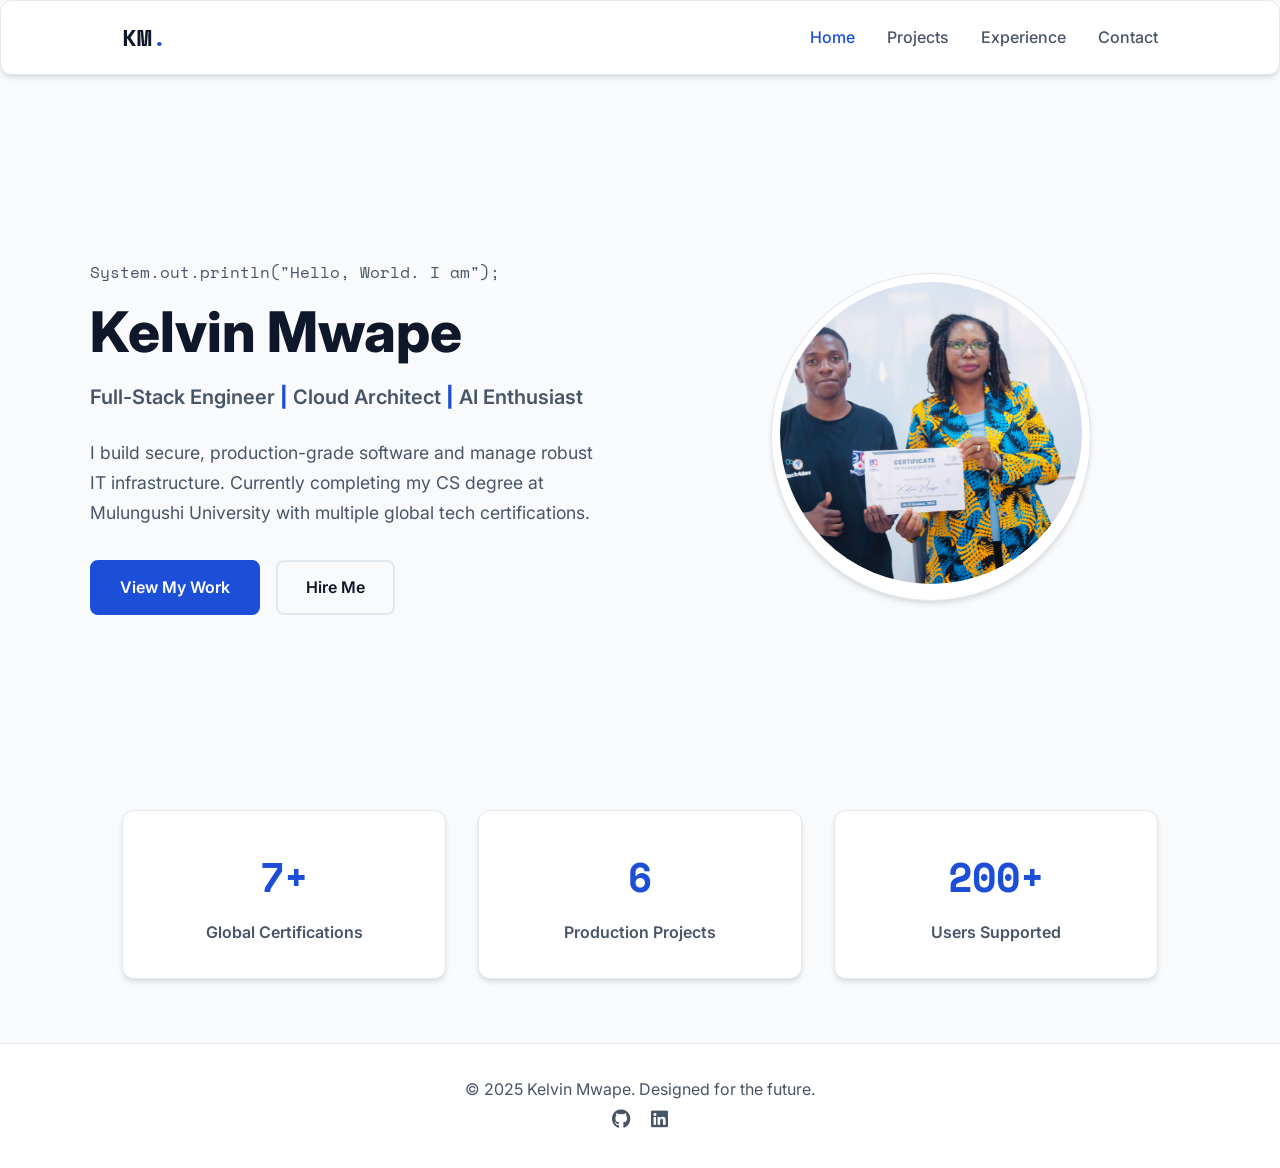
<file: index.html>
<!DOCTYPE html>
<html lang="en">
<head>
  <meta charset="UTF-8">
  <meta name="viewport" content="width=device-width, initial-scale=1.0, maximum-scale=5.0">
  <title>Kelvin Mwape | Elite Software Engineer</title>
  
  <!-- SOCIAL SHARING TAGS (WhatsApp, LinkedIn, Facebook, Twitter) -->
  <meta name="description" content="Portfolio of Kelvin Mwape. Full-Stack Developer, Cloud Architect, and AI Enthusiast. Building secure, production-grade software.">
  <meta property="og:title" content="Kelvin Mwape | Elite Software Engineer">
  <meta property="og:description" content="Check out my multi-page portfolio. I build secure software and manage IT infrastructure.">
  <meta property="og:image" content="https://kelvinmwape24.github.io/images/profile.jpg">
  <meta property="og:url" content="https://kelvinmwape24.github.io/">
  <meta property="og:type" content="website">
  <meta name="twitter:card" content="summary_large_image">

  <link rel="icon" href="favicon.svg" type="image/svg+xml">
  <link rel="stylesheet" href="https://cdnjs.cloudflare.com/ajax/libs/font-awesome/6.0.0-beta3/css/all.min.css">
  <link href="https://fonts.googleapis.com/css2?family=Inter:wght@400;600;800&family=Space+Mono:wght@400;700&display=swap" rel="stylesheet">
  <link rel="stylesheet" href="css/style.css">
</head>
<body>
  <nav class="navbar glass">
    <div class="nav-container">
      <a href="index.html" class="logo">KM<span class="neon-text">.</span></a>
      <ul class="nav-links">
        <li><a href="index.html" class="active">Home</a></li>
        <li><a href="projects.html">Projects</a></li>
        <li><a href="experience.html">Experience</a></li>
        <li><a href="contact.html">Contact</a></li>
      </ul>
      <div class="hamburger" id="hamburger"><i class="fas fa-bars"></i></div>
    </div>
  </nav>

  <header class="hero page-transition">
    <div class="hero-content">
      <div class="hero-text">
        <span class="greeting">System.out.println("Hello, World. I am");</span>
        <h1 class="glitch" data-text="Kelvin Mwape">Kelvin Mwape</h1>
        <h2 class="role">Full-Stack Engineer <span class="neon-text">|</span> Cloud Architect <span class="neon-text">|</span> AI Enthusiast</h2>
        <p class="bio">I build secure, production-grade software and manage robust IT infrastructure. Currently completing my CS degree at Mulungushi University with multiple global tech certifications.</p>
        <div class="hero-cta">
          <a href="projects.html" class="btn-primary">View My Work</a>
          <a href="contact.html" class="btn-outline">Hire Me</a>
        </div>
      </div>
      <div class="hero-avatar glass">
        <img src="images/profile.jpg" alt="Kelvin Mwape" id="profile-pic">
      </div>
    </div>
  </header>

  <section class="stats-section page-transition">
    <div class="stat-box glass">
      <h3>7+</h3>
      <p>Global Certifications</p>
    </div>
    <div class="stat-box glass">
      <h3>6</h3>
      <p>Production Projects</p>
    </div>
    <div class="stat-box glass">
      <h3>200+</h3>
      <p>Users Supported</p>
    </div>
  </section>

  <footer class="footer glass">
    <p>© 2025 Kelvin Mwape. Designed for the future.</p>
    <div class="footer-socials">
      <a href="https://github.com/kelvinmwape" target="_blank"><i class="fab fa-github"></i></a>
      <a href="https://linkedin.com/in/kelvin-mwape-a58139450" target="_blank"><i class="fab fa-linkedin"></i></a>
    </div>
  </footer>
  <script src="js/main.js"></script>
</body>
</html>
</file>
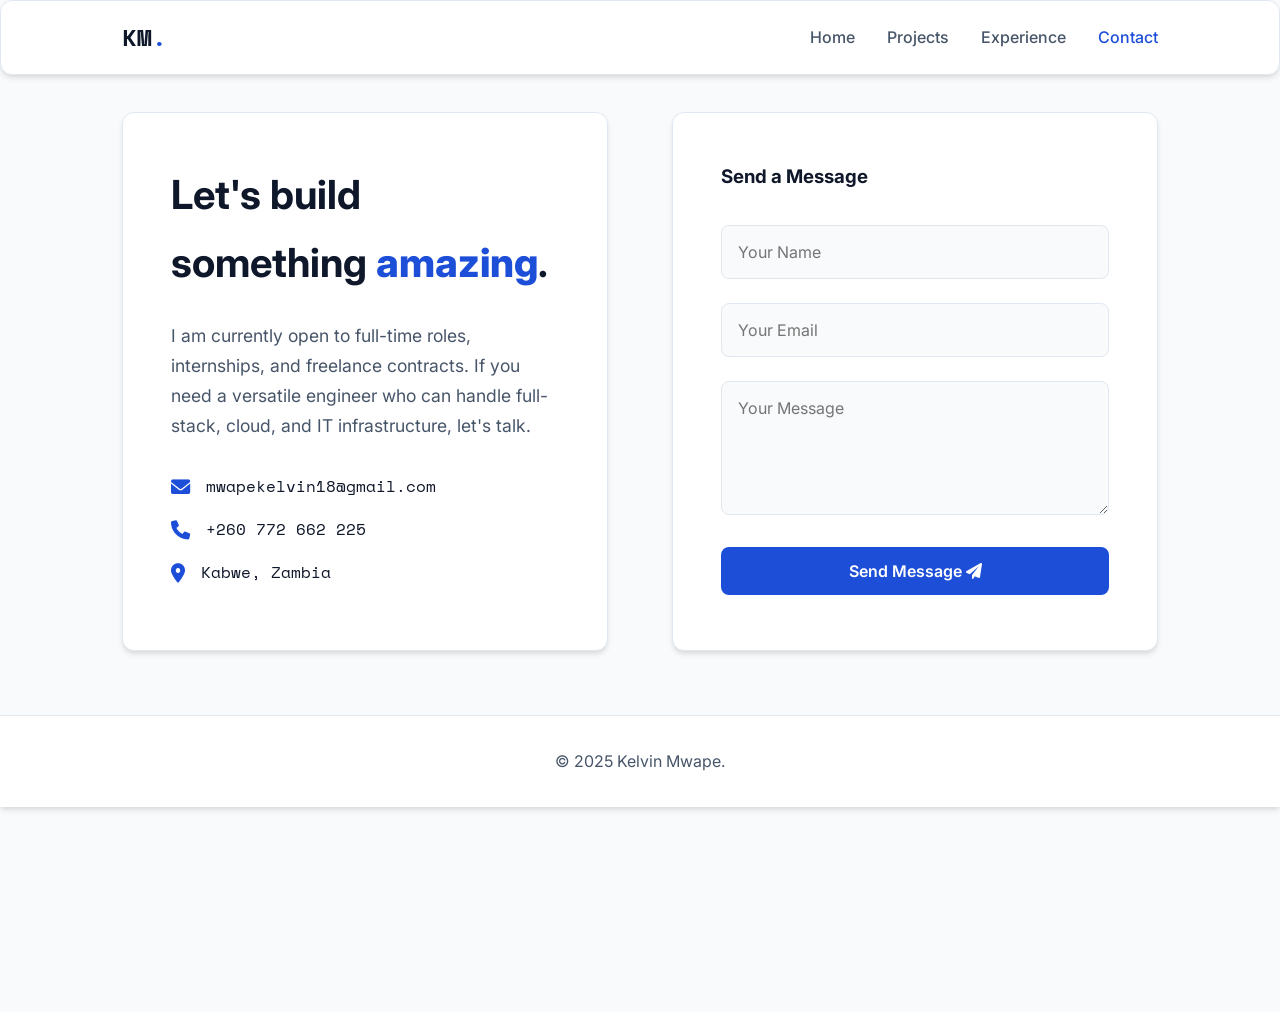
<file: contact.html>
<!DOCTYPE html>
<html lang="en">
<head>
  <meta charset="UTF-8">
  <title>Contact | Kelvin Mwape</title>
  <link rel="icon" href="favicon.svg" type="image/svg+xml">
  <link rel="stylesheet" href="https://cdnjs.cloudflare.com/ajax/libs/font-awesome/6.0.0-beta3/css/all.min.css">
  <link href="https://fonts.googleapis.com/css2?family=Inter:wght@400;600;800&family=Space+Mono&display=swap" rel="stylesheet">
  <link rel="stylesheet" href="css/style.css">
</head>
<body>
  <nav class="navbar glass">
    <div class="nav-container">
      <a href="index.html" class="logo">KM<span class="neon-text">.</span></a>
      <ul class="nav-links">
        <li><a href="index.html">Home</a></li>
        <li><a href="projects.html">Projects</a></li>
        <li><a href="experience.html">Experience</a></li>
        <li><a href="contact.html" class="active">Contact</a></li>
      </ul>
      <div class="hamburger" id="hamburger"><i class="fas fa-bars"></i></div>
    </div>
  </nav>

  <main class="page-container page-transition contact-layout">
    <div class="contact-info glass">
      <h1>Let's build something <span class="neon-text">amazing</span>.</h1>
      <p>I am currently open to full-time roles, internships, and freelance contracts. If you need a versatile engineer who can handle full-stack, cloud, and IT infrastructure, let's talk.</p>
      
      <div class="info-item"><i class="fas fa-envelope"></i> mwapekelvin18@gmail.com</div>
      <div class="info-item"><i class="fas fa-phone"></i> +260 772 662 225</div>
      <div class="info-item"><i class="fas fa-map-marker-alt"></i> Kabwe, Zambia</div>
    </div>

    <form class="contact-form glass" action="https://formspree.io/f/YOUR_FORMSPREE_ID" method="POST">
      <h3>Send a Message</h3>
      <div class="input-group">
        <input type="text" name="name" placeholder="Your Name" required>
      </div>
      <div class="input-group">
        <input type="email" name="email" placeholder="Your Email" required>
      </div>
      <div class="input-group">
        <textarea name="message" rows="5" placeholder="Your Message" required></textarea>
      </div>
      <button type="submit" class="btn-primary full-width">Send Message <i class="fas fa-paper-plane"></i></button>
    </form>
  </main>

  <footer class="footer glass"><p>© 2025 Kelvin Mwape.</p></footer>
  <script src="js/main.js"></script>
</body>
</html>
</file>
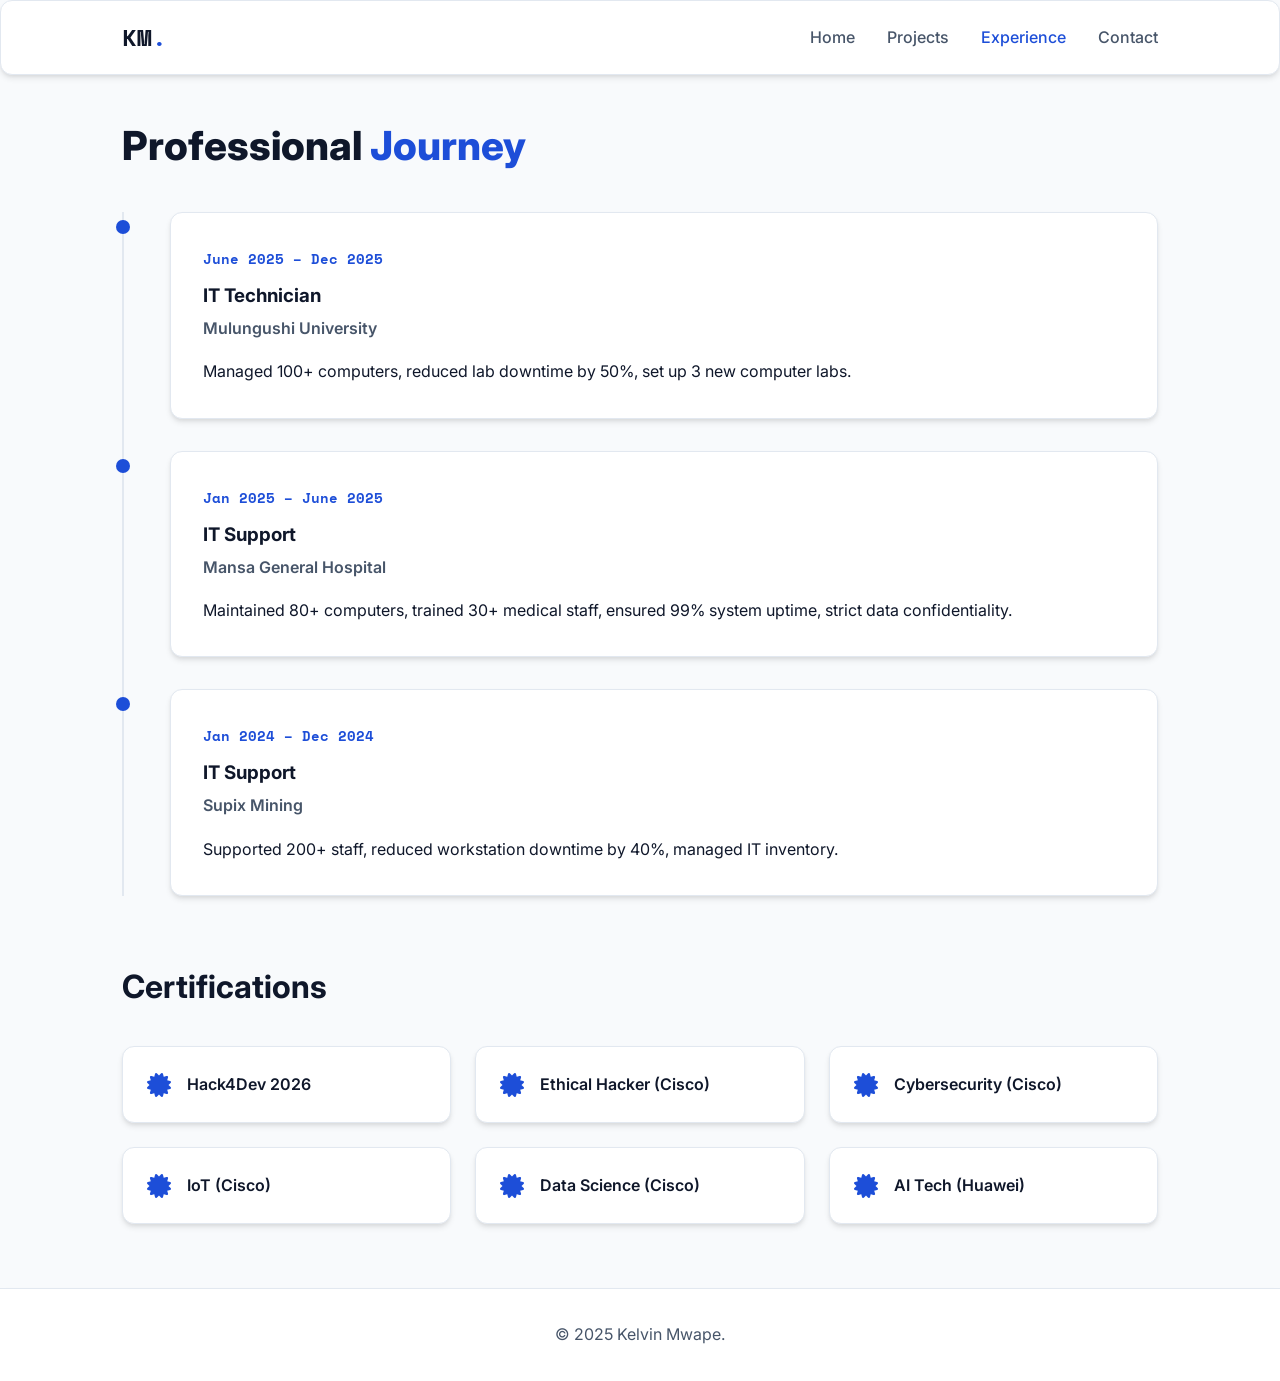
<file: experience.html>
<!DOCTYPE html>
<html lang="en">
<head>
  <meta charset="UTF-8">
  <title>Experience | Kelvin Mwape</title>
  <link rel="icon" href="favicon.svg" type="image/svg+xml">
  <link rel="stylesheet" href="https://cdnjs.cloudflare.com/ajax/libs/font-awesome/6.0.0-beta3/css/all.min.css">
  <link href="https://fonts.googleapis.com/css2?family=Inter:wght@400;600;800&family=Space+Mono&display=swap" rel="stylesheet">
  <link rel="stylesheet" href="css/style.css">
</head>
<body>
  <nav class="navbar glass">
    <div class="nav-container">
      <a href="index.html" class="logo">KM<span class="neon-text">.</span></a>
      <ul class="nav-links">
        <li><a href="index.html">Home</a></li>
        <li><a href="projects.html">Projects</a></li>
        <li><a href="experience.html" class="active">Experience</a></li>
        <li><a href="contact.html">Contact</a></li>
      </ul>
      <div class="hamburger" id="hamburger"><i class="fas fa-bars"></i></div>
    </div>
  </nav>

  <main class="page-container page-transition">
    <h1 class="page-title">Professional <span class="neon-text">Journey</span></h1>

    <div class="timeline">
      <div class="timeline-item">
        <div class="timeline-dot"></div>
        <div class="timeline-content glass">
          <span class="date">June 2025 – Dec 2025</span>
          <h3>IT Technician</h3>
          <h4>Mulungushi University</h4>
          <p>Managed 100+ computers, reduced lab downtime by 50%, set up 3 new computer labs.</p>
        </div>
      </div>
      <div class="timeline-item">
        <div class="timeline-dot"></div>
        <div class="timeline-content glass">
          <span class="date">Jan 2025 – June 2025</span>
          <h3>IT Support</h3>
          <h4>Mansa General Hospital</h4>
          <p>Maintained 80+ computers, trained 30+ medical staff, ensured 99% system uptime, strict data confidentiality.</p>
        </div>
      </div>
      <div class="timeline-item">
        <div class="timeline-dot"></div>
        <div class="timeline-content glass">
          <span class="date">Jan 2024 – Dec 2024</span>
          <h3>IT Support</h3>
          <h4>Supix Mining</h4>
          <p>Supported 200+ staff, reduced workstation downtime by 40%, managed IT inventory.</p>
        </div>
      </div>
    </div>

    <h2 class="sub-title">Certifications</h2>
    <div class="certs-grid">
      <div class="cert-card glass"><i class="fas fa-certificate neon-text"></i> Hack4Dev 2026</div>
      <div class="cert-card glass"><i class="fas fa-certificate neon-text"></i> Ethical Hacker (Cisco)</div>
      <div class="cert-card glass"><i class="fas fa-certificate neon-text"></i> Cybersecurity (Cisco)</div>
      <div class="cert-card glass"><i class="fas fa-certificate neon-text"></i> IoT (Cisco)</div>
      <div class="cert-card glass"><i class="fas fa-certificate neon-text"></i> Data Science (Cisco)</div>
      <div class="cert-card glass"><i class="fas fa-certificate neon-text"></i> AI Tech (Huawei)</div>
    </div>
  </main>

  <footer class="footer glass"><p>© 2025 Kelvin Mwape.</p></footer>
  <script src="js/main.js"></script>
</body>
</html>
</file>
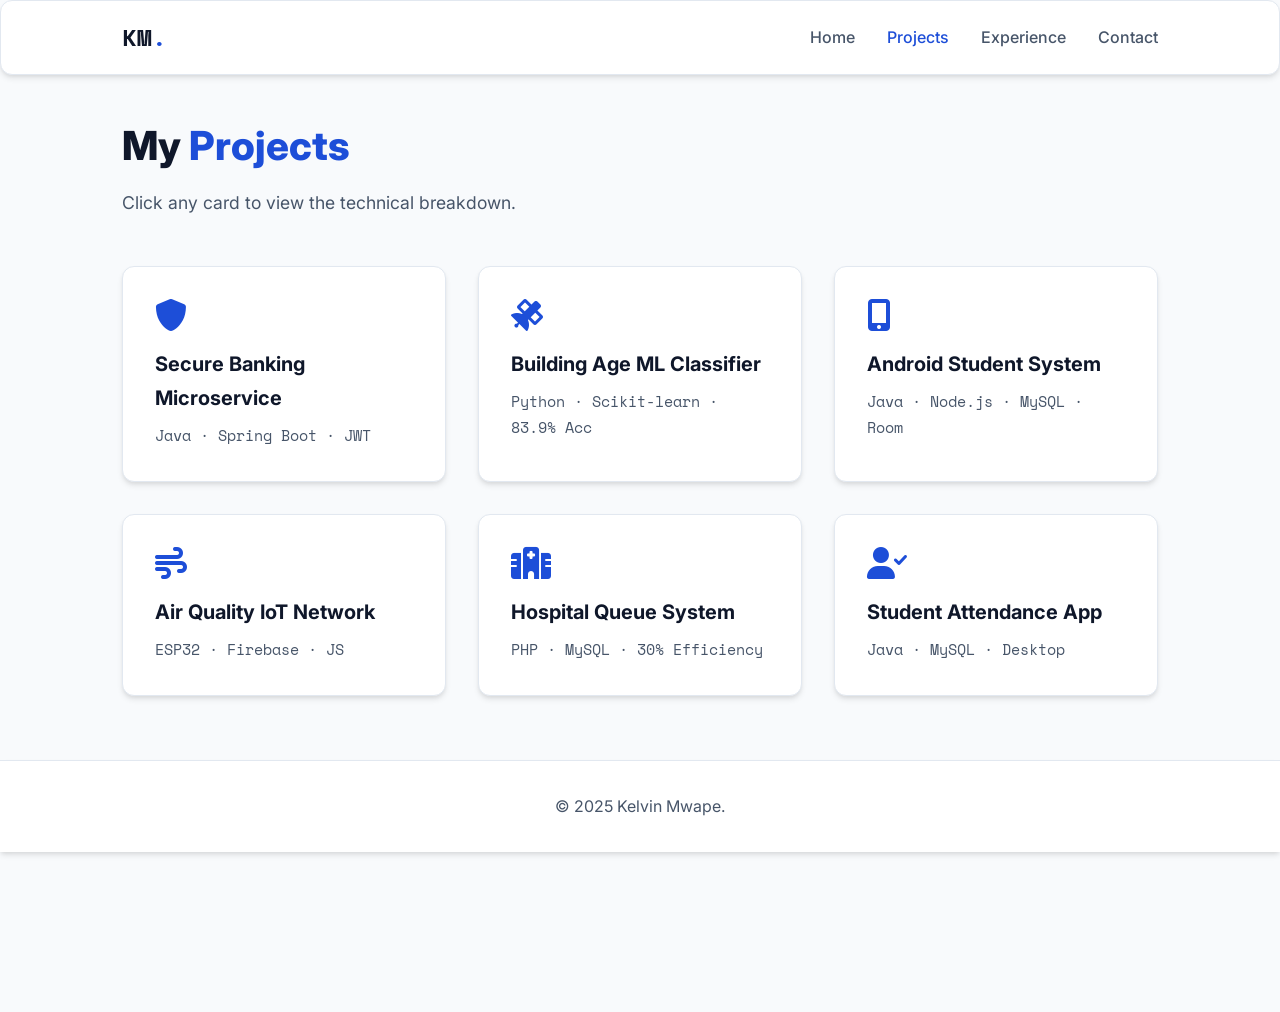
<file: projects.html>
<!DOCTYPE html>
<html lang="en">
<head>
  <meta charset="UTF-8">
  <title>Projects | Kelvin Mwape</title>
  <link rel="icon" href="favicon.svg" type="image/svg+xml">
  <link rel="stylesheet" href="https://cdnjs.cloudflare.com/ajax/libs/font-awesome/6.0.0-beta3/css/all.min.css">
  <link href="https://fonts.googleapis.com/css2?family=Inter:wght@400;600;800&family=Space+Mono&display=swap" rel="stylesheet">
  <link rel="stylesheet" href="css/style.css">
</head>
<body>
  <nav class="navbar glass">
    <div class="nav-container">
      <a href="index.html" class="logo">KM<span class="neon-text">.</span></a>
      <ul class="nav-links">
        <li><a href="index.html">Home</a></li>
        <li><a href="projects.html" class="active">Projects</a></li>
        <li><a href="experience.html">Experience</a></li>
        <li><a href="contact.html">Contact</a></li>
      </ul>
      <div class="hamburger" id="hamburger"><i class="fas fa-bars"></i></div>
    </div>
  </nav>

  <main class="page-container page-transition">
    <h1 class="page-title">My <span class="neon-text">Projects</span></h1>
    <p class="page-subtitle">Click any card to view the technical breakdown.</p>

    <div class="projects-grid">
      <div class="project-card glass" onclick="openModal('modal1')">
        <i class="fas fa-shield-alt project-icon"></i>
        <h3>Secure Banking Microservice</h3>
        <p>Java · Spring Boot · JWT</p>
      </div>
      <div class="project-card glass" onclick="openModal('modal2')">
        <i class="fas fa-satellite project-icon"></i>
        <h3>Building Age ML Classifier</h3>
        <p>Python · Scikit-learn · 83.9% Acc</p>
      </div>
      <div class="project-card glass" onclick="openModal('modal3')">
        <i class="fas fa-mobile-alt project-icon"></i>
        <h3>Android Student System</h3>
        <p>Java · Node.js · MySQL · Room</p>
      </div>
      <div class="project-card glass" onclick="openModal('modal4')">
        <i class="fas fa-wind project-icon"></i>
        <h3>Air Quality IoT Network</h3>
        <p>ESP32 · Firebase · JS</p>
      </div>
      <div class="project-card glass" onclick="openModal('modal5')">
        <i class="fas fa-hospital project-icon"></i>
        <h3>Hospital Queue System</h3>
        <p>PHP · MySQL · 30% Efficiency</p>
      </div>
      <div class="project-card glass" onclick="openModal('modal6')">
        <i class="fas fa-user-check project-icon"></i>
        <h3>Student Attendance App</h3>
        <p>Java · MySQL · Desktop</p>
      </div>
    </div>
  </main>

  <div id="modal1" class="modal"><div class="modal-content glass"><span class="close-btn" onclick="closeModal('modal1')">&times;</span><h2>Secure Banking Microservice</h2><p>Engineered a resilient backend using Java 17 and Spring Boot. Implemented BCrypt password hashing, JWT authentication, and database transactions to prevent race conditions.</p></div></div>
  <div id="modal2" class="modal"><div class="modal-content glass"><span class="close-btn" onclick="closeModal('modal2')">&times;</span><h2>Hack4Dev 2026: Building Age ML</h2><p>Developed a spatial-temporal machine learning pipeline to classify building ages from satellite imagery (83.90% accuracy). Evaluated 8 models and used Soft-Voting Ensembles.</p></div></div>
  <div id="modal3" class="modal"><div class="modal-content glass"><span class="close-btn" onclick="closeModal('modal3')">&times;</span><h2>Android Student Registration</h2><p>Full-stack Android app for 200+ students. Used Java, Node.js, MySQL, and offline-first architecture (Room/WorkManager).</p></div></div>
  <div id="modal4" class="modal"><div class="modal-content glass"><span class="close-btn" onclick="closeModal('modal4')">&times;</span><h2>Air Quality Monitoring Network</h2><p>IoT system using ESP32, MQ-series sensors, Firebase cloud, and a JavaScript web dashboard for real-time telemetry.</p></div></div>
  <div id="modal5" class="modal"><div class="modal-content glass"><span class="close-btn" onclick="closeModal('modal5')">&times;</span><h2>Hospital Queue Management</h2><p>Web app (PHP/MySQL) that reduced patient waiting time by 30%. Implemented queue optimization and real-time status updates.</p></div></div>
  <div id="modal6" class="modal"><div class="modal-content glass"><span class="close-btn" onclick="closeModal('modal6')">&times;</span><h2>Student Attendance System</h2><p>Java/MySQL desktop app for tracking attendance and automated reporting.</p></div></div>

  <footer class="footer glass"><p>© 2025 Kelvin Mwape.</p></footer>
  <script src="js/main.js"></script>
</body>
</html>
</file>
<file: css/style.css>
:root {
  /* High Contrast Light Theme Palette */
  --bg-main: #f8fafc;      /* Very light gray-blue */
  --bg-card: #ffffff;      /* Pure white for cards */
  --text-main: #0f172a;    /* Deep navy/slate for excellent readability */
  --text-muted: #475569;   /* Dark gray for secondary text (passes WCAG AA) */
  --primary: #1d4ed8;      /* Strong, accessible blue */
  --primary-hover: #1e3a8a;/* Darker blue for hover states */
  --border: #e2e8f0;       /* Subtle border for structure */
  --shadow: 0 4px 6px -1px rgba(0, 0, 0, 0.1), 0 2px 4px -1px rgba(0, 0, 0, 0.06);
  --font-main: 'Inter', sans-serif;
  --font-mono: 'Space Mono', monospace;
}

* { 
  margin: 0; 
  padding: 0; 
  box-sizing: border-box; 
  scroll-behavior: smooth;
}

body {
  background-color: var(--bg-main);
  color: var(--text-main);
  font-family: var(--font-main);
  line-height: 1.7;
  min-height: 100vh;
}

a { 
  text-decoration: none; 
  color: var(--primary); 
  transition: color 0.2s ease;
}

a:hover { 
  color: var(--primary-hover); 
}

/* Accessible Focus States for Keyboard Navigation */
a:focus-visible, button:focus-visible, input:focus-visible, textarea:focus-visible {
  outline: 3px solid var(--primary);
  outline-offset: 2px;
}

/* Clean Cards instead of Glassmorphism */
.glass {
  background: var(--bg-card);
  border: 1px solid var(--border);
  border-radius: 12px;
  box-shadow: var(--shadow);
  transition: transform 0.2s ease, box-shadow 0.2s ease;
}

/* NAVIGATION */
.navbar {
  position: fixed; 
  top: 0; 
  left: 0; 
  width: 100%; 
  z-index: 1000;
  background: var(--bg-card);
  border-bottom: 1px solid var(--border);
}
.nav-container {
  max-width: 1100px; 
  margin: 0 auto; 
  padding: 1rem 2rem;
  display: flex; 
  justify-content: space-between; 
  align-items: center;
}
.logo { 
  font-family: var(--font-mono); 
  font-size: 1.5rem; 
  font-weight: 700; 
  color: var(--text-main); 
}
.neon-text { 
  color: var(--primary); 
  font-weight: 800;
}
.nav-links { 
  display: flex; 
  gap: 2rem; 
  list-style: none; 
}
.nav-links a { 
  font-weight: 500; 
  color: var(--text-muted); 
  font-size: 1rem; 
}
.nav-links a:hover, .nav-links a.active { 
  color: var(--primary); 
}
.hamburger { 
  display: none; 
  cursor: pointer; 
  font-size: 1.5rem; 
  color: var(--text-main); 
}

/* HERO SECTION */
.hero {
  min-height: 90vh; 
  display: flex; 
  align-items: center; 
  justify-content: center;
  padding: 8rem 2rem 4rem;
}
.hero-content {
  max-width: 1100px; 
  display: grid; 
  grid-template-columns: 1fr 1fr;
  gap: 4rem; 
  align-items: center;
}
.greeting { 
  font-family: var(--font-mono); 
  color: var(--text-muted); 
  margin-bottom: 1rem; 
  display: block; 
  font-size: 1rem;
}
h1.glitch { 
  font-size: 3.5rem; 
  font-weight: 800; 
  line-height: 1.1; 
  margin-bottom: 1rem; 
  color: var(--text-main);
}
.role { 
  font-size: 1.25rem; 
  font-weight: 600; 
  color: var(--text-muted); 
  margin-bottom: 1.5rem; 
}
.bio { 
  font-size: 1.1rem; 
  color: var(--text-muted); 
  margin-bottom: 2rem; 
  max-width: 550px; 
}

.hero-cta { 
  display: flex; 
  gap: 1rem; 
}
.btn-primary, .btn-outline {
  padding: 0.75rem 1.75rem; 
  border-radius: 8px; 
  font-weight: 600;
  font-family: var(--font-main); 
  font-size: 1rem; 
  cursor: pointer;
  transition: all 0.2s ease;
  text-align: center;
}
.btn-primary { 
  background: var(--primary); 
  color: white; 
  border: 2px solid var(--primary); 
}
.btn-primary:hover { 
  background: var(--primary-hover); 
  border-color: var(--primary-hover);
  color: white;
}
.btn-outline { 
  background: transparent; 
  border: 2px solid var(--border); 
  color: var(--text-main); 
}
.btn-outline:hover { 
  border-color: var(--primary); 
  color: var(--primary); 
}

.hero-avatar {
  position: relative; 
  width: 100%; 
  max-width: 320px; 
  aspect-ratio: 1;
  border-radius: 50%; 
  padding: 8px; 
  justify-self: center;
  background: var(--bg-card);
  border: 1px solid var(--border);
  box-shadow: var(--shadow);
}
.hero-avatar img { 
  width: 100%; 
  height: 100%; 
  object-fit: cover; 
  border-radius: 50%; 
}
.avatar-glow { 
  display: none; /* Removed for a cleaner, accessible look */
}

/* STATS */
.stats-section {
  max-width: 1100px; 
  margin: 0 auto 4rem; 
  padding: 0 2rem;
  display: grid; 
  grid-template-columns: repeat(3, 1fr); 
  gap: 2rem; 
  text-align: center;
}
.stat-box { 
  padding: 2rem; 
}
.stat-box h3 { 
  font-size: 2.5rem; 
  color: var(--primary); 
  font-family: var(--font-mono); 
  margin-bottom: 0.5rem;
}
.stat-box p { 
  color: var(--text-muted); 
  font-weight: 600; 
  font-size: 1rem; 
}

/* PAGE CONTAINERS */
.page-container { 
  max-width: 1100px; 
  margin: 7rem auto 4rem; 
  padding: 0 2rem; 
}
.page-title { 
  font-size: 2.5rem; 
  font-weight: 800; 
  margin-bottom: 0.5rem; 
  color: var(--text-main);
}
.page-subtitle { 
  color: var(--text-muted); 
  margin-bottom: 3rem; 
  font-size: 1.1rem;
}

/* PROJECTS */
.projects-grid { 
  display: grid; 
  grid-template-columns: repeat(auto-fit, minmax(320px, 1fr)); 
  gap: 2rem; 
}
.project-card { 
  padding: 2rem; 
  cursor: pointer; 
}
.project-card:hover { 
  transform: translateY(-4px); 
  border-color: var(--primary);
}
.project-icon { 
  font-size: 2rem; 
  color: var(--primary); 
  margin-bottom: 1rem; 
}
.project-card h3 { 
  font-size: 1.25rem; 
  margin-bottom: 0.5rem; 
  color: var(--text-main);
}
.project-card p { 
  color: var(--text-muted); 
  font-size: 0.95rem; 
  font-family: var(--font-mono); 
}

/* MODALS */
.modal {
  display: none; 
  position: fixed; 
  top: 0; left: 0; 
  width: 100%; height: 100%;
  background: rgba(15, 23, 42, 0.6); /* Dark overlay for contrast */
  backdrop-filter: blur(4px);
  z-index: 2000; 
  align-items: center; 
  justify-content: center; 
  padding: 2rem;
}
.modal.active { 
  display: flex; 
}
.modal-content { 
  max-width: 650px; 
  width: 100%; 
  padding: 3rem; 
  position: relative; 
  background: var(--bg-card);
  animation: slideUp 0.3s ease; 
}
.modal-content h2 { 
  color: var(--text-main); 
  margin-bottom: 1rem;
}
.modal-content p { 
  color: var(--text-muted); 
  font-size: 1.1rem;
}
.close-btn { 
  position: absolute; 
  top: 1rem; 
  right: 1.5rem; 
  font-size: 2rem; 
  cursor: pointer; 
  color: var(--text-muted); 
  transition: color 0.2s;
}
.close-btn:hover { 
  color: var(--text-main); 
}

/* TIMELINE */
.timeline { 
  position: relative; 
  margin: 2rem 0 4rem; 
}
.timeline::before { 
  content: ''; 
  position: absolute; 
  left: 0; 
  top: 0; 
  width: 2px; 
  height: 100%; 
  background: var(--border); 
}
.timeline-item { 
  position: relative; 
  padding-left: 3rem; 
  margin-bottom: 2rem; 
}
.timeline-dot { 
  position: absolute; 
  left: -6px; 
  top: 8px; 
  width: 14px; 
  height: 14px; 
  border-radius: 50%; 
  background: var(--primary); 
}
.timeline-content { 
  padding: 2rem; 
}
.timeline-content .date { 
  font-family: var(--font-mono); 
  color: var(--primary); 
  font-weight: 600; 
  font-size: 0.9rem; 
}
.timeline-content h3 { 
  margin: 0.5rem 0 0.2rem; 
  color: var(--text-main);
}
.timeline-content h4 { 
  color: var(--text-muted); 
  font-weight: 600; 
  margin-bottom: 1rem; 
}

/* CERTS */
.sub-title { 
  font-size: 2rem; 
  margin-bottom: 2rem; 
  color: var(--text-main);
}
.certs-grid { 
  display: grid; 
  grid-template-columns: repeat(auto-fit, minmax(280px, 1fr)); 
  gap: 1.5rem; 
}
.cert-card { 
  padding: 1.5rem; 
  display: flex; 
  align-items: center; 
  gap: 1rem; 
  font-weight: 600; 
  color: var(--text-main);
}
.cert-card i { 
  font-size: 1.5rem; 
}

/* CONTACT */
.contact-layout { 
  display: grid; 
  grid-template-columns: 1fr 1fr; 
  gap: 4rem; 
}
.contact-info { 
  padding: 3rem; 
}
.contact-info h1 { 
  font-size: 2.5rem; 
  margin-bottom: 1.5rem; 
  color: var(--text-main);
}
.contact-info p { 
  color: var(--text-muted); 
  margin-bottom: 2rem; 
  font-size: 1.1rem;
}
.info-item { 
  display: flex; 
  align-items: center; 
  gap: 1rem; 
  margin-bottom: 1rem; 
  font-family: var(--font-mono); 
  color: var(--text-main);
}
.info-item i { 
  color: var(--primary); 
  font-size: 1.2rem;
}
.contact-form { 
  padding: 3rem; 
}
.contact-form h3 { 
  margin-bottom: 2rem; 
  color: var(--text-main);
}
.input-group { 
  margin-bottom: 1.5rem; 
}
.input-group input, .input-group textarea {
  width: 100%; 
  padding: 1rem; 
  background: var(--bg-main);
  border: 1px solid var(--border); 
  border-radius: 8px; 
  color: var(--text-main);
  font-family: var(--font-main); 
  font-size: 1rem;
  resize: vertical;
}
.input-group input:focus, .input-group textarea:focus { 
  border-color: var(--primary); 
}
.full-width { 
  width: 100%; 
}

/* FOOTER */
.footer { 
  text-align: center; 
  padding: 2rem; 
  margin-top: 4rem; 
  border-radius: 0; 
  border-left: none; 
  border-right: none; 
  border-bottom: none; 
  color: var(--text-muted);
}
.footer-socials a { 
  margin: 0 0.5rem; 
  color: var(--text-muted); 
  font-size: 1.2rem; 
  transition: color 0.2s; 
}
.footer-socials a:hover { 
  color: var(--primary); 
}

/* ANIMATIONS */
@keyframes slideUp { 
  from { opacity: 0; transform: translateY(30px); } 
  to { opacity: 1; transform: translateY(0); } 
}
.page-transition { 
  animation: fadeIn 0.4s ease-out; 
}
@keyframes fadeIn { 
  from { opacity: 0; } 
  to { opacity: 1; } 
}

/* MOBILE RESPONSIVENESS */
@media (max-width: 900px) {
  .hero-content, .contact-layout { 
    grid-template-columns: 1fr; 
    text-align: center; 
    gap: 2rem; 
  }
  .hero-avatar { 
    order: -1; 
    max-width: 220px; 
  }
  .bio { 
    margin: 0 auto 2rem; 
  }
  .hero-cta { 
    justify-content: center; 
  }
  h1.glitch { 
    font-size: 2.5rem; 
  }
  .nav-links {
    display: none; 
    position: absolute; 
    top: 100%; 
    left: 0; 
    width: 100%;
    background: var(--bg-card); 
    flex-direction: column; 
    padding: 2rem; 
    gap: 1.5rem;
    border-bottom: 1px solid var(--border);
    box-shadow: var(--shadow);
  }
  .nav-links.active { 
    display: flex; 
  }
  .hamburger { 
    display: block; 
  }
  .stats-section { 
    grid-template-columns: 1fr; 
    gap: 1rem;
  }
  .timeline::before { 
    left: 20px; 
  }
  .timeline-item { 
    padding-left: 4rem; 
  }
  .timeline-dot { 
    left: 13px; 
  }
}
</file>
